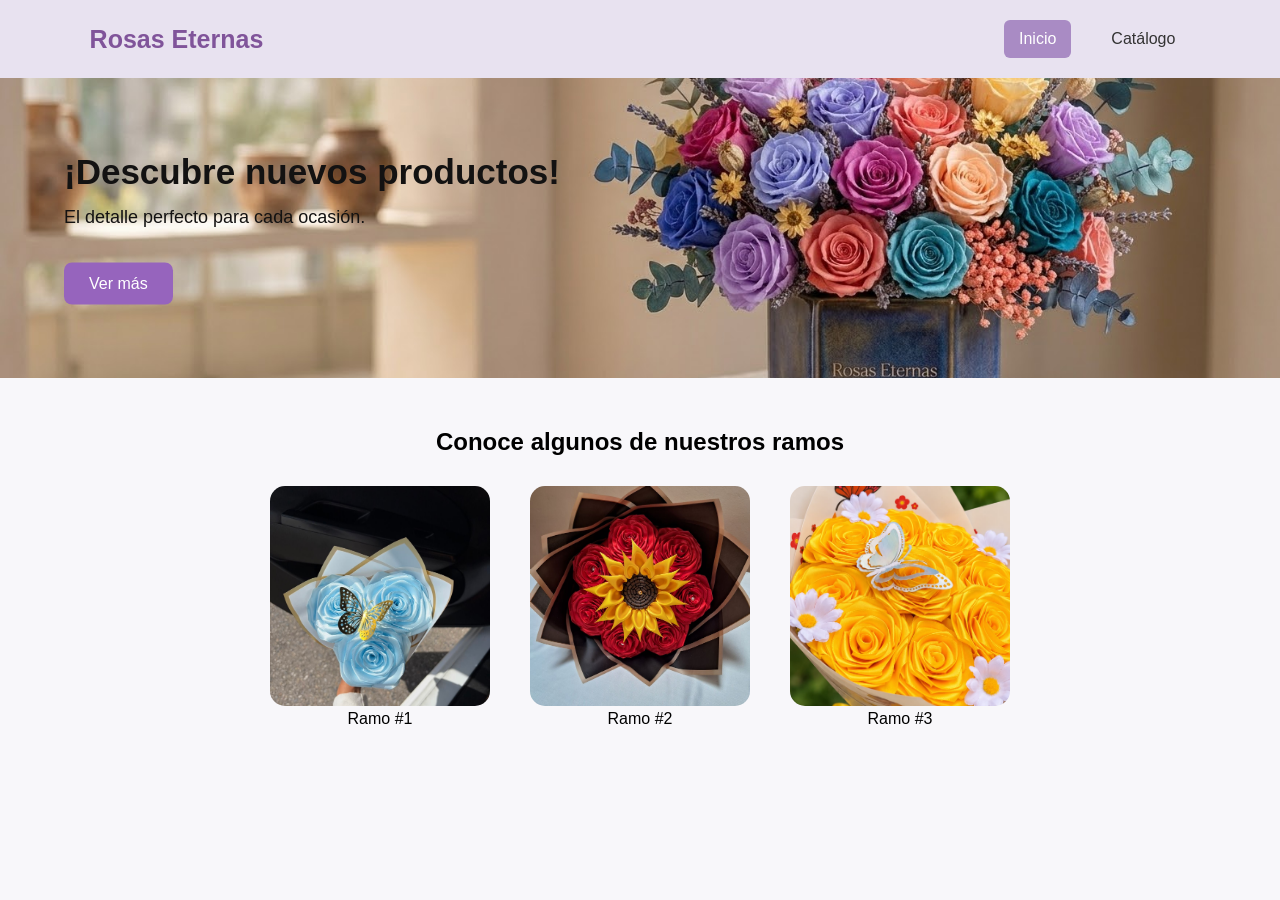
<file: index.html>
<!DOCTYPE html>
<html lang="es">
<head>
    <meta charset="UTF-8">
    <meta name="viewport" content="width=device-width, initial-scale=1.0">
    <title>Rosas Eternas</title>
    <link rel="stylesheet" href="style.css">
    <link rel="stylesheet" href="catalogo.css">
</head>

<body>

    <!-- ENCABEZADO -->
<header class="encabezado">

    <h1>Rosas Eternas</h1>

    <nav>
        <a href="index.html" class="activo">Inicio</a>

        <a href="catalogo.html">Catálogo</a>
    </nav>

</header>


<!-- BANNER PRINCIPAL -->

<section class="banner">

    <img src="fotos/IMG_3966.jpeg" alt="Arreglo de flores"
         class="imagen-banner">

    <div class="contenido-banner">

        <h2>¡Descubre nuevos productos!</h2>

        <p>El detalle perfecto para cada ocasión.</p>

        <a href="catalogo.html" class="btn-catalogo">
            Ver más
        </a>

    </div>

</section>


    <!-- CATEGORÍAS -->
    <section class="categorias">
        <h2>Conoce algunos de nuestros ramos</h2>

        <div class="contenedor">
            <div class="categoria">
                <img src="fotos/IMG_3970.jpeg">
                <p>Ramo #1</p>
            </div>

            <div class="categoria">
                <img src="fotos/IMG_3968.jpeg">
                <p>Ramo #2</p>
            </div>

             <div class="categoria">
                <img src="fotos/FLORES1.jpeg">
                <p>Ramo #3</p>
            </div>
        </div>
    </section>
</file>
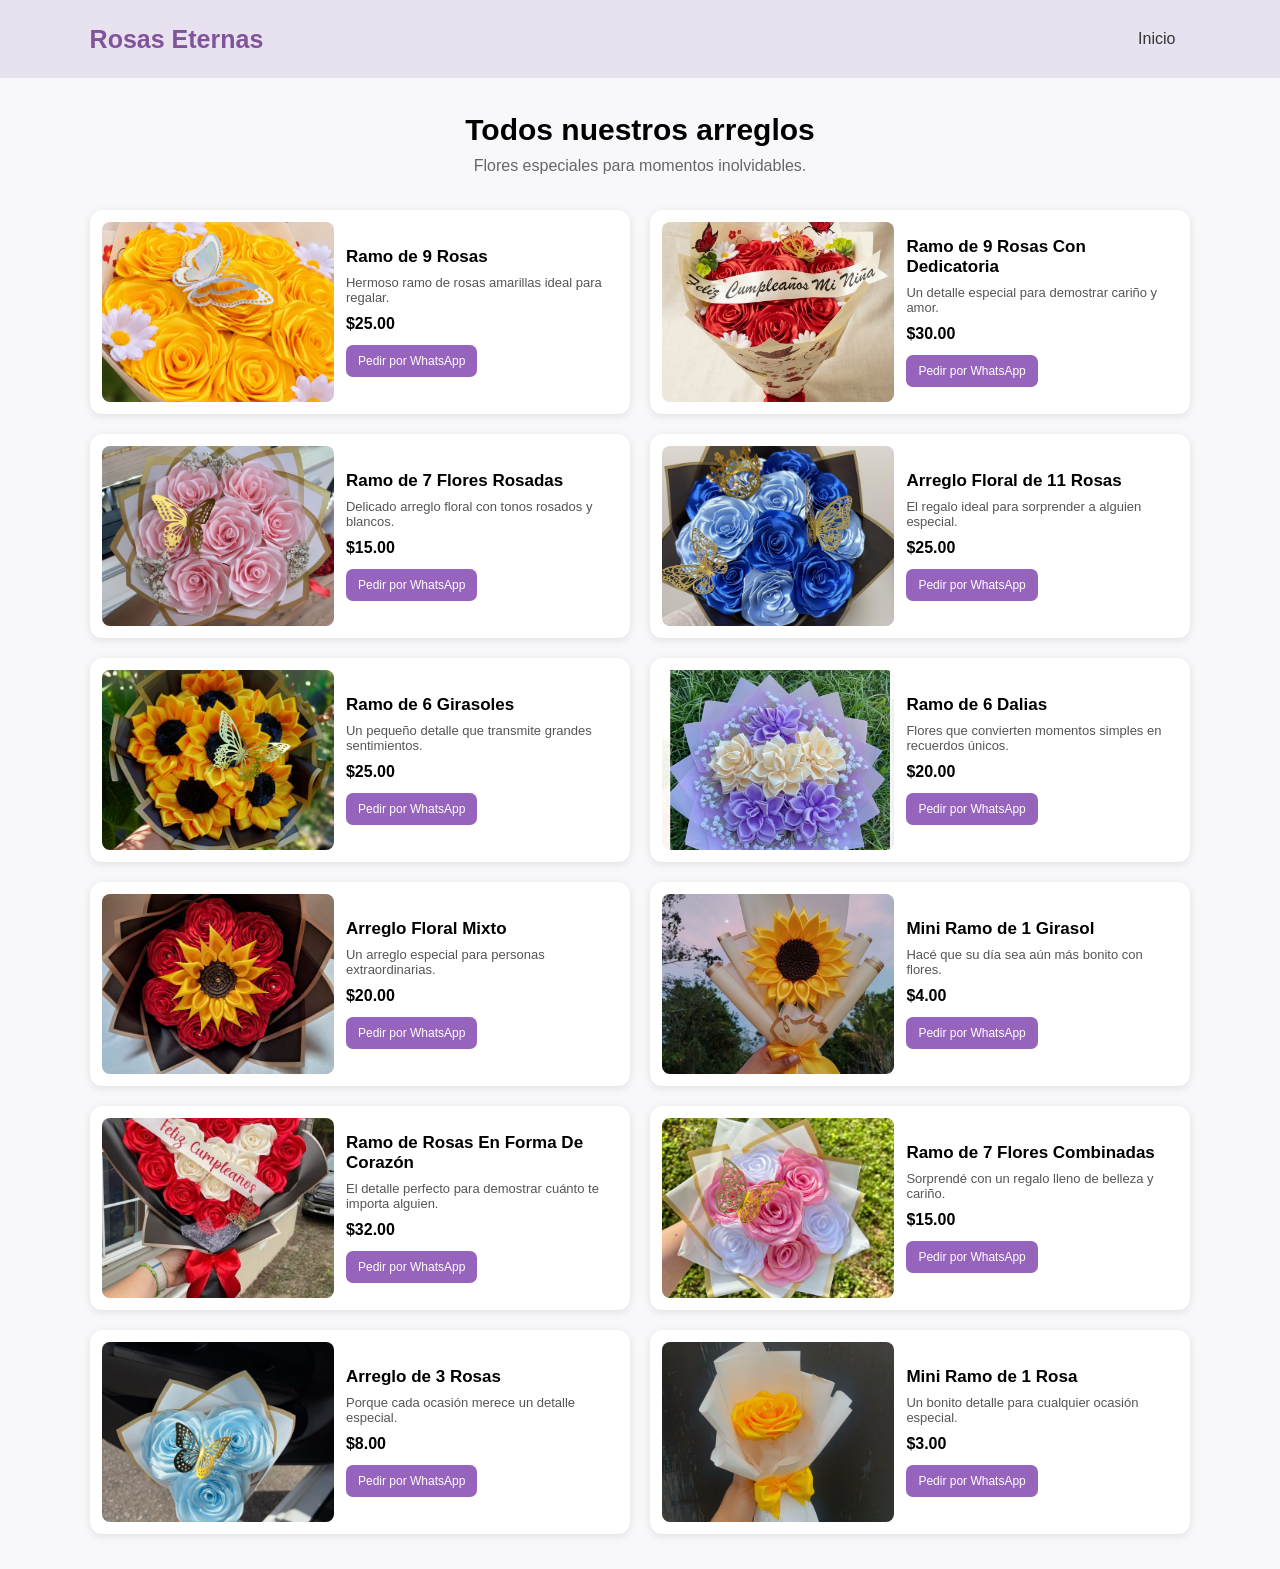
<file: catalogo.html>
<!DOCTYPE html>
<html lang="es">

<head>
    <meta charset="UTF-8">
    <meta name="viewport" content="width=device-width, initial-scale=1.0">

    <title>Catálogo | Rosas Eternas</title>

    <link rel="stylesheet" href="catalogo.css">
</head>

<body>

    <!-- BARRA DE NAVEGACIÓN -->
    <header class="encabezado">

        <h1>Rosas Eternas</h1>

        <nav>
            <a href="index.html">Inicio</a>

        </nav>

    </header>


    <!-- TITULO DEL CATALOGO -->
    <section class="catalogo">

        <h2>Todos nuestros arreglos</h2>

        <p class="descripcion">
            Flores especiales para momentos inolvidables.
        </p>


        <!-- CONTENEDOR DE PRODUCTOS -->
        <div class="contenedor-productos">


            <!-- PRODUCTO 1 -->
            <div class="producto">

                <img src="fotos/FLORES1.jpeg" alt="Ramo de rosas amarillas">

                <div class="informacion">

                    <h3>Ramo de 9 Rosas</h3>

                    <p>
                        Hermoso ramo de rosas amarillas
                        ideal para regalar.
                    </p>

                    <h4>$25.00</h4>

                   <a href="https://wa.me/19086925743?text=Hola,%20me%20interesa%20el%20Arreglo%20Floral"
   target="_blank" class="btn-whatsapp">
   Pedir por WhatsApp
</a>

                </div>

            </div>


            <!-- PRODUCTO 2 -->
            <div class="producto">

                <img src="fotos/IMG_3871.jpeg" alt="Ramo de rosas rojas">

                <div class="informacion">

                    <h3>Ramo de 9 Rosas Con Dedicatoria</h3>

                    <p>
                        Un detalle especial para demostrar
                        cariño y amor.
                    </p>

                    <h4>$30.00</h4>

                    <a href="https://wa.me/19086925743?text=Hola,%20me%20interesa%20el%20Arreglo%20Floral"
   target="_blank" class="btn-whatsapp">
   Pedir por WhatsApp
</a>

                </div>

            </div>


            <!-- PRODUCTO 3 -->
            <div class="producto">

                <img src="fotos/IMG_3885.jpeg" alt="Ramo de flores rosadas">

                <div class="informacion">

                    <h3>Ramo de 7 Flores Rosadas</h3>

                    <p>
                        Delicado arreglo floral con tonos
                        rosados y blancos.
                    </p>

                    <h4>$15.00</h4>

                    <a href="https://wa.me/19086925743?text=Hola,%20me%20interesa%20el%20Arreglo%20Floral"
   target="_blank" class="btn-whatsapp">
   Pedir por WhatsApp
</a>

                </div>

            </div>


            <!-- PRODUCTO 4 -->
            <div class="producto">

                <img src="fotos/unnamed.jpg" alt="Arreglo floral">

                <div class="informacion">

                    <h3>Arreglo Floral de 11 Rosas</h3>

                    <p>
                        El regalo ideal para sorprender a alguien especial.
                    </p>

                    <h4>$25.00</h4>

                   <a href="https://wa.me/19086925743?text=Hola,%20me%20interesa%20el%20Arreglo%20Floral"
   target="_blank" class="btn-whatsapp">
   Pedir por WhatsApp
</a>

                </div>
            </div>


            
                <!-- PRODUCTO 5 -->
             <div class="producto">

                <img src="fotos/IMG_3967.jpeg" alt="Arreglo floral">

                <div class="informacion">

                    <h3>Ramo de 6 Girasoles</h3>

                    <p>
                        Un pequeño detalle que transmite grandes sentimientos.
                    </p>

                    <h4>$25.00</h4>

                   <a href="https://wa.me/19086925743?text=Hola,%20me%20interesa%20el%20Arreglo%20Floral"
   target="_blank" class="btn-whatsapp">
   Pedir por WhatsApp
</a>

                </div>

             </div>

            <!-- PRODUCTO 6 -->
              <div class="producto">

                <img src="fotos/6acaddac-d0a6-408a-8909-ceed71970ee9.jpeg" alt="Arreglo floral">

                <div class="informacion">

                    <h3>Ramo de 6 Dalias</h3>

                    <p>
                        Flores que convierten momentos simples en recuerdos únicos.
                    </p>

                    <h4>$20.00</h4>

                   <a href="https://wa.me/19086925743?text=Hola,%20me%20interesa%20el%20Arreglo%20Floral"
   target="_blank" class="btn-whatsapp">
   Pedir por WhatsApp
</a>

                </div>
              </div>


               
<!-- PRODUCTO 7 -->
<div class="producto">

    <img src="fotos/IMG_3968.jpeg" alt="Arreglo floral">

    <div class="informacion">

        <h3>Arreglo Floral Mixto</h3>

        <p>
            Un arreglo especial para personas extraordinarias.
        </p>

        <h4>$20.00</h4>

        <a href="https://wa.me/19086925743?text=Hola,%20me%20interesa%20el%20Arreglo%20Floral"
   target="_blank" class="btn-whatsapp">
   Pedir por WhatsApp
</a>

    </div>

</div>


<!-- PRODUCTO 8 -->
<div class="producto">

    <img src="fotos/IMG_3972.jpeg" alt="Arreglo floral">

    <div class="informacion">

        <h3>Mini Ramo de 1 Girasol</h3>

        <p>
            Hacé que su día sea aún más bonito con flores.
        </p>

        <h4>$4.00</h4>

       <a href="https://wa.me/19086925743?text=Hola,%20me%20interesa%20el%20Arreglo%20Floral"
   target="_blank" class="btn-whatsapp">
   Pedir por WhatsApp
</a>

    </div>

</div>


<!-- PRODUCTO 9 -->
<div class="producto">

    <img src="fotos/a7d4e8bf-3d9a-43af-8b9c-3f8a98b2d3c6.jpeg" alt="Arreglo floral">

    <div class="informacion">

        <h3>Ramo de Rosas En Forma De Corazón</h3>

        <p>
            El detalle perfecto para demostrar cuánto te importa alguien.
        </p>

        <h4>$32.00</h4>

        <a href="https://wa.me/19086925743?text=Hola,%20me%20interesa%20el%20Arreglo%20Floral"
   target="_blank" class="btn-whatsapp">
   Pedir por WhatsApp
</a>

    </div>

</div>

    <!-- PRODUCTO 10 -->
<div class="producto">

    <img src="fotos/IMG_3886.jpeg" alt="Arreglo floral">

    <div class="informacion">

        <h3>Ramo de 7 Flores Combinadas</h3>

        <p>
            Sorprendé con un regalo lleno de belleza y cariño.
        </p>

        <h4>$15.00</h4>

       <a href="https://wa.me/19086925743?text=Hola,%20me%20interesa%20el%20Arreglo%20Floral"
   target="_blank" class="btn-whatsapp">
   Pedir por WhatsApp
</a>

    </div>

</div>

<!-- PRODUCTO 11 -->
<div class="producto">

    <img src="fotos/IMG_3970.jpeg" alt="Arreglo floral">

    <div class="informacion">

        <h3>Arreglo de 3 Rosas</h3>

        <p>
            Porque cada ocasión merece un detalle especial.
        </p>

        <h4>$8.00</h4>

       <a href="https://wa.me/19086925743?text=Hola,%20me%20interesa%20el%20Arreglo%20Floral"
   target="_blank" class="btn-whatsapp">
   Pedir por WhatsApp
</a>

    </div>

</div>

<!-- PRODUCTO 12 -->
<div class="producto">

    <img src="fotos/IMG_3971.jpeg" alt="Arreglo floral">

    <div class="informacion">

        <h3>Mini Ramo de 1 Rosa</h3>

        <p>
            Un bonito detalle para cualquier
            ocasión especial.
        </p>

        <h4>$3.00</h4>

       <a href="https://wa.me/19086925743?text=Hola,%20me%20interesa%20el%20Arreglo%20Floral"
   target="_blank" class="btn-whatsapp">
   Pedir por WhatsApp
</a>

    </div>

</div>
<!-- CIERRE DEL CONTENEDOR DE PRODUCTOS -->
</div>

<!-- CIERRE DEL CATÁLOGO -->
</section>

</body>
</html>
</file>
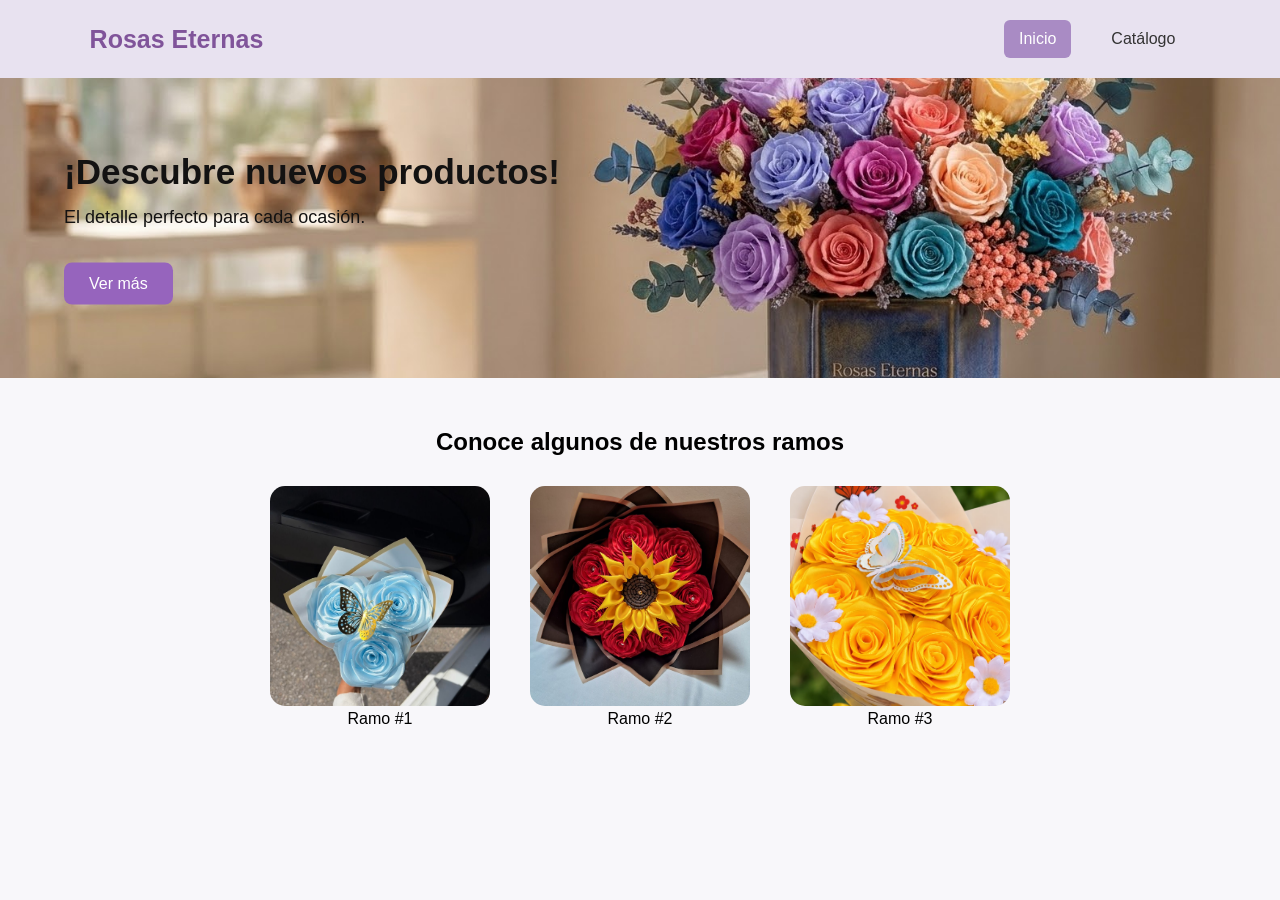
<file: inicio.html>
<!DOCTYPE html>
<html lang="es">
<head>
    <meta charset="UTF-8">
    <meta name="viewport" content="width=device-width, initial-scale=1.0">
    <title>Rosas Eternas</title>
    <link rel="stylesheet" href="style.css">
    <link rel="stylesheet" href="catalogo.css">
</head>

<body>

    <!-- ENCABEZADO -->
<header class="encabezado">

    <h1>Rosas Eternas</h1>

    <nav>
        <a href="inicio.html" class="activo">Inicio</a>

        <a href="catalogo.html">Catálogo</a>
    </nav>

</header>


<!-- BANNER PRINCIPAL -->

<section class="banner">

    <img src="fotos/IMG_3966.jpeg" alt="Arreglo de flores"
         class="imagen-banner">

    <div class="contenido-banner">

        <h2>¡Descubre nuevos productos!</h2>

        <p>El detalle perfecto para cada ocasión.</p>

        <a href="catalogo.html" class="btn-catalogo">
            Ver más
        </a>

    </div>

</section>


    <!-- CATEGORÍAS -->
    <section class="categorias">
        <h2>Conoce algunos de nuestros ramos</h2>

        <div class="contenedor">
            <div class="categoria">
                <img src="fotos/IMG_3970.jpeg">
                <p>Ramo #1</p>
            </div>

            <div class="categoria">
                <img src="fotos/IMG_3968.jpeg">
                <p>Ramo #2</p>
            </div>

             <div class="categoria">
                <img src="fotos/FLORES1.jpeg">
                <p>Ramo #3</p>
            </div>
        </div>
    </section>
</file>
<file: style.css>
* {
    margin: 0;
    padding: 0;
    box-sizing: border-box;
}

body {
    font-family: Arial, sans-serif;
    background-color: white;
}

/* ENCABEZADO */

.encabezado {
    display: flex;
    justify-content: space-between;
    align-items: center;
    padding: 20px 7%;
    background-color: #E8E2F0;
}

.encabezado h1 {
    color: #80549A;
    font-size: 25px;
}

nav {
    display: flex;
    gap: 25px;
}

nav a {
    text-decoration: none;
    color: #333;
    padding: 10px 15px;
    border-radius: 6px;
}

nav a:hover,
nav .activo {
    background-color: #A98BC4;
    color: white;
}


/* BANNER PRINCIPAL */

.banner {
    position: relative;
    width: 100%;
    height: 300px;
    overflow: hidden;
}

/* IMAGEN DEL BANNER */

.imagen-banner {
    width: 100%;
    height: 100%;
    object-fit: cover;
    display: block;
}

/* TEXTO ENCIMA DE LA IMAGEN */

.contenido-banner {
    position: absolute;
    top: 50%;
    left: 5%;
    transform: translateY(-50%);
    color: rgb(19, 18, 18);
    z-index: 1;
}

.contenido-banner h2 {
    font-size: 35px;
    margin-bottom: 15px;
}

.contenido-banner p {
    font-size: 18px;
    margin-bottom: 20px;
}

/* BOTON */

.btn-catalogo {
    display: inline-block;
    background-color: #9664BD;
    color: white;
    text-decoration: none;
    padding: 12px 25px;
    border-radius: 8px;
}

.btn-catalogo:hover {
    background-color: #754A99;
}

/* CELULARES */

@media (max-width: 600px) {

    .banner {
        height: 300px;
    }

    .contenido-banner h2 {
        font-size: 25px;
    }

    .contenido-banner p {
        font-size: 14px;
    }

}


/* CATEGORÍAS */
.categorias, .productos {
    padding: 50px 25px;
    text-align: center;
}

.contenedor {
    display: flex;
    justify-content: center;
    gap: 40px;
    margin-top: 30px;
    flex-wrap: wrap;
}

.categoria img {
    width: 220px;
    height: 220px;
    object-fit: cover;
    border-radius: 15px;
}

/* PRODUCTOS */
.producto {
    width: 220px;
    margin: 30px auto;
    
}

.producto img {
    width: 100%;
    border-radius: 10px;
}

.btn-catalogo {
    display: inline-block;
    background-color: #9664BD;
    color: white;
    text-decoration: none;
    padding: 12px 25px;
    border-radius: 8px;
    margin-top: 15px;
    cursor: pointer;
}

.btn-catalogo:hover {
    background-color: #7D4BA5;
}
</file>
<file: catalogo.css>
/* CONFIGURACION GENERAL */

* {
    margin: 0;
    padding: 0;
    box-sizing: border-box;
}

body {
    font-family: Arial, sans-serif;
    background-color: #F8F7FA;
}


/* ENCABEZADO */

.encabezado {
    display: flex;
    justify-content: space-between;
    align-items: center;
    padding: 20px 7%;
    background-color: #E8E2F0;
}

.encabezado h1 {
    color: #80549A;
    font-size: 25px;
}

nav {
    display: flex;
    gap: 25px;
}

nav a {
    text-decoration: none;
    color: #333;
    padding: 10px 15px;
    border-radius: 6px;
}

nav a:hover,
nav .activo {
    background-color: #A98BC4;
    color: white;
}


/* TITULO DEL CATALOGO */

.catalogo {
    padding: 35px 7%;
}

.catalogo h2 {
    text-align: center;
    font-size: 30px;
    margin-bottom: 10px;
}

.descripcion {
    text-align: center;
    color: #666;
    margin-bottom: 35px;
}


/* PRODUCTOS */

.contenedor-productos {
    display: grid;
    grid-template-columns: repeat(2, 1fr);
    gap: 20px;
}


/* TARJETAS */

.producto {
    display: flex;
    align-items: center;
    gap: 12px;
    background-color: white;
    padding: 12px;
    border-radius: 12px;
    box-shadow: 0 2px 8px rgba(0,0,0,0.10);
}


/* IMAGENES */

.producto img {
    width: 45%;
    height: 180px;
    object-fit: cover;
    border-radius: 8px;
}


/* INFORMACION */

.informacion {
    flex: 1;
}

.informacion h3 {
    font-size: 17px;
    margin-bottom: 8px;
}

.informacion p {
    font-size: 13px;
    color: #555;
    margin-bottom: 10px;
}

.informacion h4 {
    margin-bottom: 12px;
    font-size: 16px;
}


/* BOTON WHATSAPP */

.btn-whatsapp {
    display: inline-block;
    text-decoration: none;
    background-color: #9664BD;
    color: white;
    padding: 9px 12px;
    border-radius: 7px;
    font-size: 12px;
}

.btn-whatsapp:hover {
    background-color: #754A99;
}


/* ADAPTACION A CELULARES */

@media (max-width: 700px) {

    .encabezado {
        padding: 18px;
    }

    .encabezado h1 {
        font-size: 20px;
    }

    nav {
        gap: 5px;
    }

    nav a {
        font-size: 13px;
        padding: 8px;
    }

    .catalogo {
        padding: 30px 15px;
    }

    .catalogo h2 {
        font-size: 24px;
    }

    .contenedor-productos {
        grid-template-columns: 1fr;
    }

    .producto img {
        height: 160px;
    }

}

@media(max-width: 480px) {
    .producto {
        flex-direction: column;
        align-items: stretch;
    }

    .producto img {
        width: 100%;
        height: 220px;
    }

    .informacion {
        padding: 10px;
    }

    .btn-whatsapp {
        text-align: center;
    }
}
</file>
